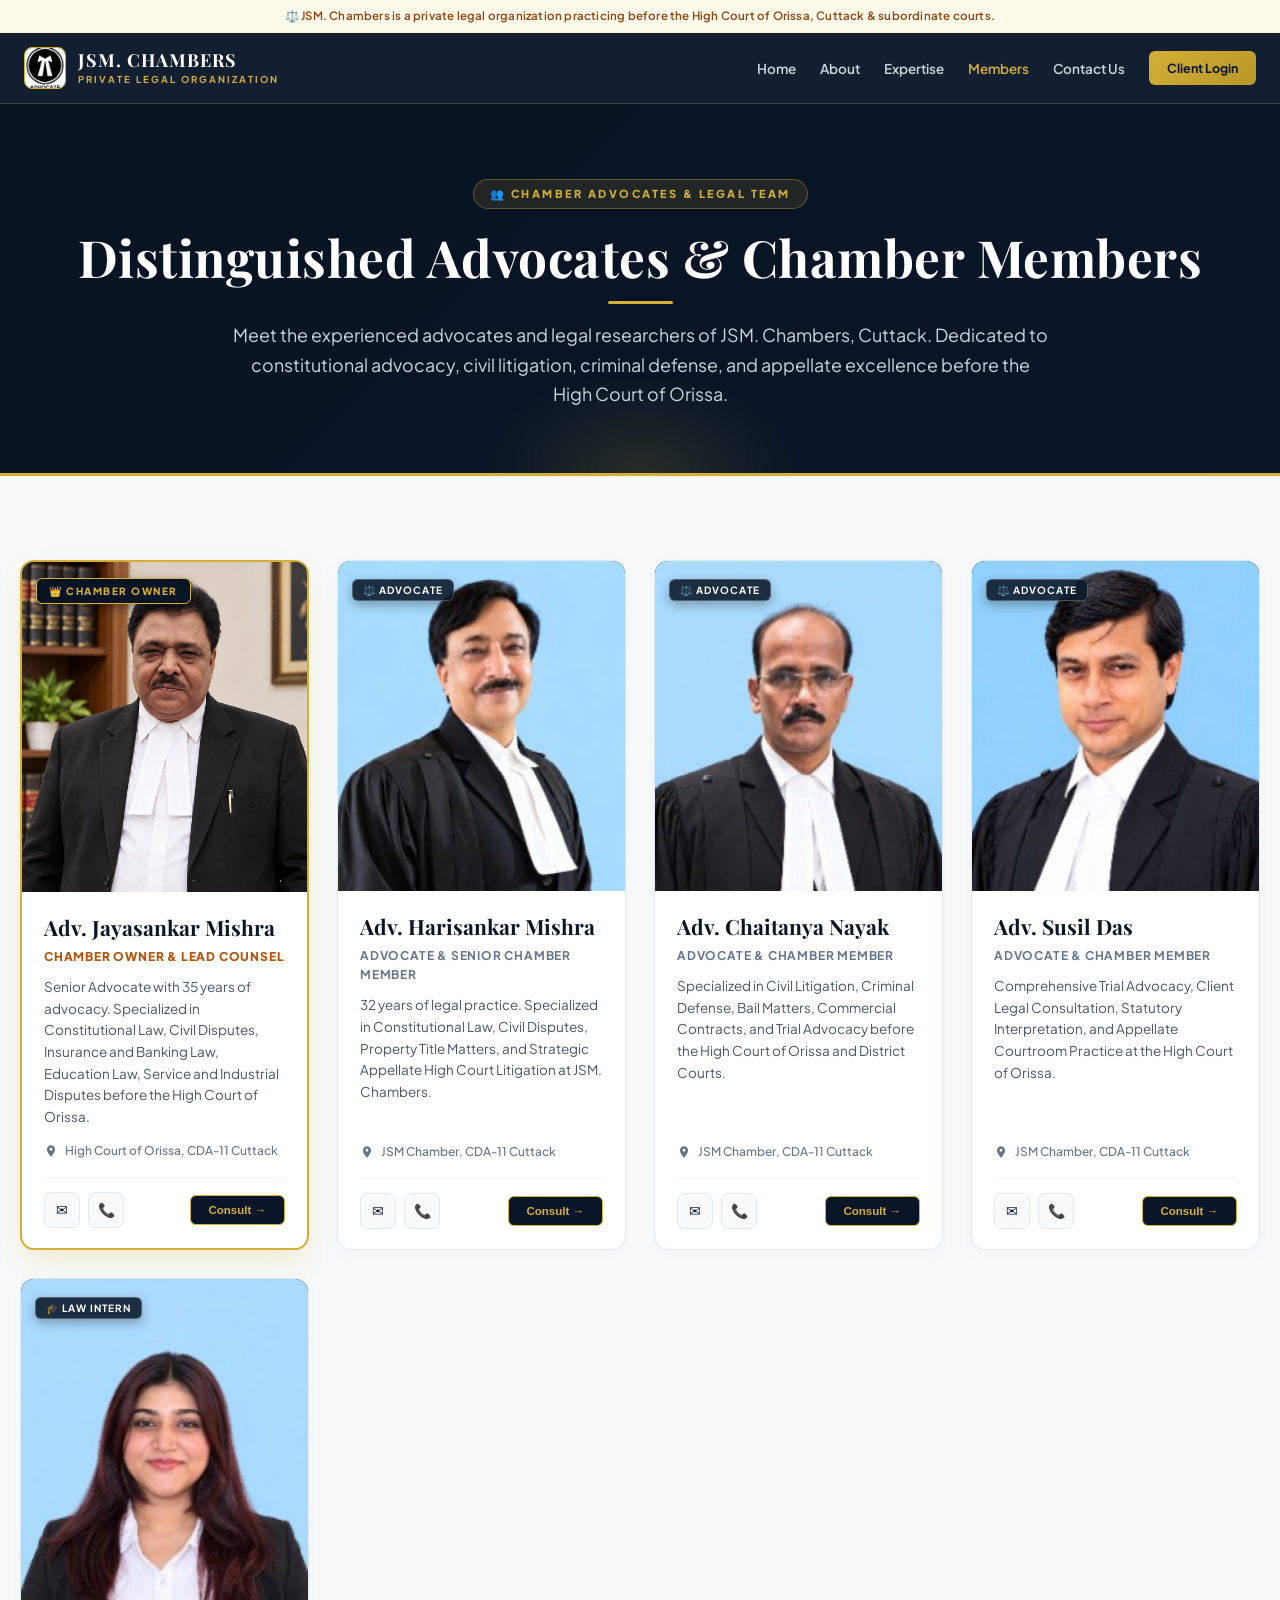
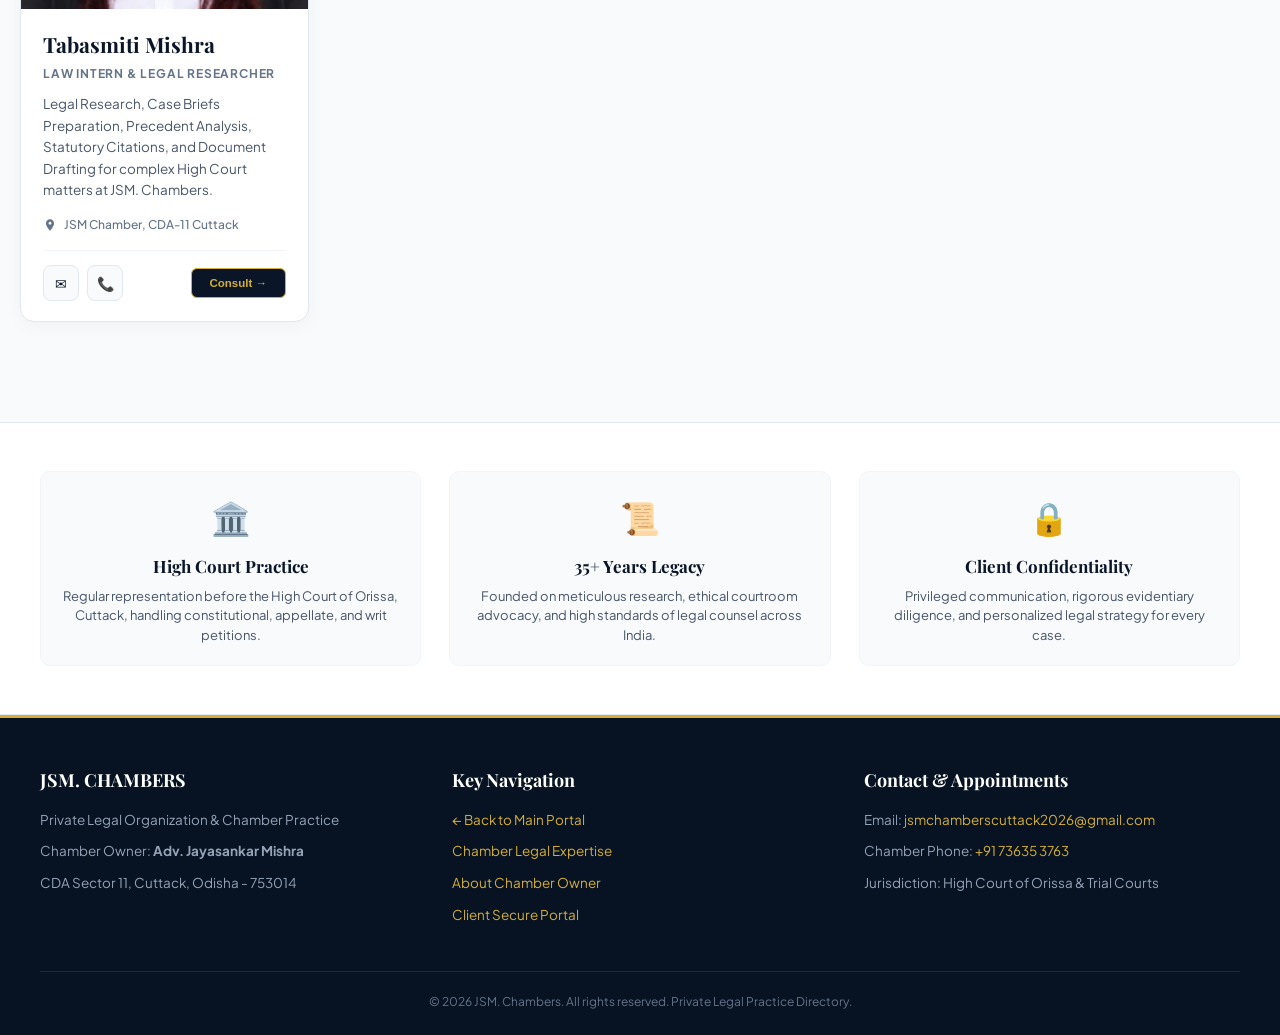
<file: members.html>
<!DOCTYPE html>
<html lang="en">
<head>
    <meta charset="UTF-8">
    <meta name="viewport" content="width=device-width, initial-scale=1.0">
    <title>Distinguished Advocates &amp; Chamber Members | JSM. Chambers Cuttack | High Court of Orissa</title>
    <meta name="description" content="Meet the distinguished advocates and chamber members of JSM. Chambers (Cuttack, Odisha): Adv. Jayasankar Mishra (Chamber Owner), Adv. Harisankar Mishra, Adv. Chaitanya Nayak, Adv. Susil Das, and Tabasmiti Mishra. High Court litigation, constitutional law, civil, criminal, and appellate advocacy.">
    <meta name="keywords" content="JSM Chambers Members, JSM Chambers Advocates, Advocate Jayasankar Mishra, Advocate Harisankar Mishra, Advocate Chaitanya Nayak, Advocate Susil Das, Tabasmiti Mishra, High Court of Orissa Lawyers, Cuttack Advocates, Odisha Legal Counsel">
    <meta name="author" content="JSM. Chambers">
    <meta name="robots" content="index, follow, max-image-preview:large, max-snippet:-1, max-video-preview:-1">
    <link rel="canonical" href="https://jsm-chamber-cuttack-odisha-30.vercel.app/members.html">

    <!-- Open Graph (Facebook, WhatsApp, LinkedIn, Google Preview) -->
    <meta property="og:type" content="website">
    <meta property="og:url" content="https://jsm-chamber-cuttack-odisha-30.vercel.app/members.html">
    <meta property="og:title" content="Distinguished Advocates &amp; Chamber Members | JSM. Chambers">
    <meta property="og:description" content="Official directory of advocates and legal researchers practicing before the High Court of Orissa at JSM. Chambers, Cuttack. Led by Adv. Jayasankar Mishra with Adv. Harisankar Mishra, Adv. Chaitanya Nayak, Adv. Susil Das, and Tabasmiti Mishra.">
    <meta property="og:image" content="https://jsm-chamber-cuttack-odisha-30.vercel.app/adv-harisankar-mishra.jpg">
    <meta property="og:image:alt" content="Advocates &amp; Chamber Members of JSM. Chambers Cuttack">
    <meta property="og:image:width" content="600">
    <meta property="og:image:height" content="762">

    <!-- Twitter Card -->
    <meta name="twitter:card" content="summary_large_image">
    <meta name="twitter:title" content="Distinguished Advocates &amp; Chamber Members | JSM. Chambers">
    <meta name="twitter:description" content="Meet our advocates &amp; legal researchers practicing before the High Court of Orissa. High Court litigation, constitutional law, and legal consultation.">
    <meta name="twitter:image" content="https://jsm-chamber-cuttack-odisha-30.vercel.app/adv-harisankar-mishra.jpg">

    <!-- Google Fonts -->
    <link rel="preconnect" href="https://fonts.googleapis.com">
    <link rel="preconnect" href="https://fonts.gstatic.com" crossorigin>
    <link href="https://fonts.googleapis.com/css2?family=Playfair+Display:ital,wght@0,500;0,600;0,700;1,400&family=Plus+Jakarta+Sans:wght@300;400;500;600;700;800&display=swap" rel="stylesheet">

    <!-- Schema.org Knowledge Graph for Google Search & Member Indexing -->
    <script type="application/ld+json">
    {
      "@context": "https://schema.org",
      "@graph": [
        {
          "@type": ["LegalService", "Attorney"],
          "@id": "https://jsm-chamber-cuttack-odisha-30.vercel.app/#organization",
          "name": "JSM. Chambers",
          "alternateName": [
            "JSM Chambers",
            "JSM Chambers & Associates",
            "JSM Legal",
            "Adv. Jayasankar Mishra Office",
            "JSM Chambers Cuttack"
          ],
          "url": "https://jsm-chamber-cuttack-odisha-30.vercel.app/",
          "logo": "https://jsm-chamber-cuttack-odisha-30.vercel.app/assets/images/advocate_logo.jpg",
          "image": "https://jsm-chamber-cuttack-odisha-30.vercel.app/chamber-owner.jpg",
          "telephone": "+91-736353763",
          "email": "jsmchamberscuttack2026@gmail.com",
          "address": {
            "@type": "PostalAddress",
            "streetAddress": "CDA Sector 11",
            "addressLocality": "Cuttack",
            "addressRegion": "Odisha",
            "addressCountry": "IN"
          },
          "founder": {
            "@id": "https://jsm-chamber-cuttack-odisha-30.vercel.app/#owner"
          },
          "member": [
            { "@id": "https://jsm-chamber-cuttack-odisha-30.vercel.app/#owner" },
            { "@id": "https://jsm-chamber-cuttack-odisha-30.vercel.app/#member-6ae19bc0bc46657be3375652" },
            { "@id": "https://jsm-chamber-cuttack-odisha-30.vercel.app/#member-6ae19eccbc46657be3375653" },
            { "@id": "https://jsm-chamber-cuttack-odisha-30.vercel.app/#member-6ae19f9afcb1c10b070e8782" },
            { "@id": "https://jsm-chamber-cuttack-odisha-30.vercel.app/#member-6ae1a465fcb1c10b070e8783" }
          ],
          "employee": [
            { "@id": "https://jsm-chamber-cuttack-odisha-30.vercel.app/#owner" },
            { "@id": "https://jsm-chamber-cuttack-odisha-30.vercel.app/#member-6ae19bc0bc46657be3375652" },
            { "@id": "https://jsm-chamber-cuttack-odisha-30.vercel.app/#member-6ae19eccbc46657be3375653" },
            { "@id": "https://jsm-chamber-cuttack-odisha-30.vercel.app/#member-6ae19f9afcb1c10b070e8782" },
            { "@id": "https://jsm-chamber-cuttack-odisha-30.vercel.app/#member-6ae1a465fcb1c10b070e8783" }
          ]
        },
        {
          "@type": "Person",
          "@id": "https://jsm-chamber-cuttack-odisha-30.vercel.app/#owner",
          "name": "Adv. Jayasankar Mishra",
          "jobTitle": "Chamber Owner & Lead Counsel",
          "alternateName": [
            "Adv. Jayasankar Mishra - Chamber Owner",
            "JSM Chambers Owner",
            "Owner of JSM Chambers",
            "JSM Chamber Founder",
            "Jayasankar Mishra Advocate"
          ],
          "description": "Senior Advocate and Chamber Owner with 35 years of advocacy before the High Court of Orissa. Specialized in Constitutional Law, Civil Disputes, Insurance and Banking Law, Education Law, Service and Industrial Law.",
          "image": {
            "@type": "ImageObject",
            "@id": "https://jsm-chamber-cuttack-odisha-30.vercel.app/chamber-owner.jpg#image",
            "url": "https://jsm-chamber-cuttack-odisha-30.vercel.app/chamber-owner.jpg",
            "contentUrl": "https://jsm-chamber-cuttack-odisha-30.vercel.app/chamber-owner.jpg",
            "caption": "Adv. Jayasankar Mishra - Chamber Owner & Lead Counsel | JSM. Chambers",
            "width": 1024,
            "height": 1536
          },
          "telephone": "+91-736353763",
          "email": "jsmchamberscuttack2026@gmail.com",
          "url": "https://jsm-chamber-cuttack-odisha-30.vercel.app/members.html#owner",
          "mainEntityOfPage": "https://jsm-chamber-cuttack-odisha-30.vercel.app/members.html",
          "worksFor": { "@id": "https://jsm-chamber-cuttack-odisha-30.vercel.app/#organization" },
          "memberOf": { "@id": "https://jsm-chamber-cuttack-odisha-30.vercel.app/#organization" }
        },
        {
          "@type": "Person",
          "@id": "https://jsm-chamber-cuttack-odisha-30.vercel.app/#member-6ae19bc0bc46657be3375652",
          "name": "Adv. Harisankar Mishra",
          "jobTitle": "Advocate & Senior Chamber Member",
          "alternateName": [
            "Harisankar Mishra Advocate",
            "Adv. Harisankar Mishra JSM Chambers",
            "Harisankar Mishra High Court Cuttack"
          ],
          "description": "Advocate with 32 years of legal practice; specialized in Constitutional Law, Civil Disputes, and Appellate High Court Litigation at JSM. Chambers.",
          "image": {
            "@type": "ImageObject",
            "@id": "https://jsm-chamber-cuttack-odisha-30.vercel.app/adv-harisankar-mishra.jpg#image",
            "url": "https://jsm-chamber-cuttack-odisha-30.vercel.app/adv-harisankar-mishra.jpg",
            "contentUrl": "https://jsm-chamber-cuttack-odisha-30.vercel.app/adv-harisankar-mishra.jpg",
            "caption": "Adv. Harisankar Mishra - Advocate & Senior Chamber Member | JSM. Chambers",
            "width": 600,
            "height": 762
          },
          "email": "mishraharisankar@gmail.com",
          "telephone": "+91-736353763",
          "url": "https://jsm-chamber-cuttack-odisha-30.vercel.app/members.html#member-6ae19bc0bc46657be3375652",
          "mainEntityOfPage": "https://jsm-chamber-cuttack-odisha-30.vercel.app/members.html",
          "worksFor": { "@id": "https://jsm-chamber-cuttack-odisha-30.vercel.app/#organization" },
          "memberOf": { "@id": "https://jsm-chamber-cuttack-odisha-30.vercel.app/#organization" }
        },
        {
          "@type": "Person",
          "@id": "https://jsm-chamber-cuttack-odisha-30.vercel.app/#member-6ae19eccbc46657be3375653",
          "name": "Adv. Chaitanya Nayak",
          "jobTitle": "Advocate & Chamber Member",
          "alternateName": [
            "Chaitanya Nayak Advocate",
            "Adv. Chaitanya Nayak JSM Chambers",
            "Chaitanya Nayak High Court Cuttack"
          ],
          "description": "Advocate at JSM. Chambers specializing in Civil Litigation, Criminal Defense, and Strategic Courtroom Advocacy before the High Court of Orissa and Subordinate Courts.",
          "image": {
            "@type": "ImageObject",
            "@id": "https://jsm-chamber-cuttack-odisha-30.vercel.app/adv-chaitanya-nayak.jpg#image",
            "url": "https://jsm-chamber-cuttack-odisha-30.vercel.app/adv-chaitanya-nayak.jpg",
            "contentUrl": "https://jsm-chamber-cuttack-odisha-30.vercel.app/adv-chaitanya-nayak.jpg",
            "caption": "Adv. Chaitanya Nayak - Advocate & Chamber Member | JSM. Chambers",
            "width": 600,
            "height": 800
          },
          "email": "advchaitanyanayak@gmail.com",
          "telephone": "+91-736353763",
          "url": "https://jsm-chamber-cuttack-odisha-30.vercel.app/members.html#member-6ae19eccbc46657be3375653",
          "mainEntityOfPage": "https://jsm-chamber-cuttack-odisha-30.vercel.app/members.html",
          "worksFor": { "@id": "https://jsm-chamber-cuttack-odisha-30.vercel.app/#organization" },
          "memberOf": { "@id": "https://jsm-chamber-cuttack-odisha-30.vercel.app/#organization" }
        },
        {
          "@type": "Person",
          "@id": "https://jsm-chamber-cuttack-odisha-30.vercel.app/#member-6ae19f9afcb1c10b070e8782",
          "name": "Adv. Susil Das",
          "jobTitle": "Advocate & Chamber Member",
          "alternateName": [
            "Susil Das Advocate",
            "Adv. Susil Das JSM Chambers",
            "Susil Das High Court Cuttack"
          ],
          "description": "Advocate at JSM. Chambers, High Court of Orissa, handling trial advocacy, client legal consultation, and appellate practice.",
          "image": {
            "@type": "ImageObject",
            "@id": "https://jsm-chamber-cuttack-odisha-30.vercel.app/adv-susil-das.jpg#image",
            "url": "https://jsm-chamber-cuttack-odisha-30.vercel.app/adv-susil-das.jpg",
            "contentUrl": "https://jsm-chamber-cuttack-odisha-30.vercel.app/adv-susil-das.jpg",
            "caption": "Adv. Susil Das - Advocate & Chamber Member | JSM. Chambers",
            "width": 600,
            "height": 800
          },
          "email": "jsmchamberscuttack2026@gmail.com",
          "telephone": "+91-736353763",
          "url": "https://jsm-chamber-cuttack-odisha-30.vercel.app/members.html#member-6ae19f9afcb1c10b070e8782",
          "mainEntityOfPage": "https://jsm-chamber-cuttack-odisha-30.vercel.app/members.html",
          "worksFor": { "@id": "https://jsm-chamber-cuttack-odisha-30.vercel.app/#organization" },
          "memberOf": { "@id": "https://jsm-chamber-cuttack-odisha-30.vercel.app/#organization" }
        },
        {
          "@type": "Person",
          "@id": "https://jsm-chamber-cuttack-odisha-30.vercel.app/#member-6ae1a465fcb1c10b070e8783",
          "name": "Tabasmiti Mishra",
          "jobTitle": "Law Intern & Legal Researcher",
          "alternateName": [
            "Tabasmiti Mishra JSM Chambers",
            "Tabasmiti Mishra Legal Researcher"
          ],
          "description": "Law Intern and Legal Researcher at JSM. Chambers, assisting in case preparation, legal precedent analysis, and statutory research.",
          "image": {
            "@type": "ImageObject",
            "@id": "https://jsm-chamber-cuttack-odisha-30.vercel.app/tabasmiti-mishra.jpg#image",
            "url": "https://jsm-chamber-cuttack-odisha-30.vercel.app/tabasmiti-mishra.jpg",
            "contentUrl": "https://jsm-chamber-cuttack-odisha-30.vercel.app/tabasmiti-mishra.jpg",
            "caption": "Tabasmiti Mishra - Law Intern & Legal Researcher | JSM. Chambers",
            "width": 600,
            "height": 800
          },
          "email": "mishratabasmiti@gmail.com",
          "telephone": "+91-736353763",
          "url": "https://jsm-chamber-cuttack-odisha-30.vercel.app/members.html#member-6ae1a465fcb1c10b070e8783",
          "mainEntityOfPage": "https://jsm-chamber-cuttack-odisha-30.vercel.app/members.html",
          "worksFor": { "@id": "https://jsm-chamber-cuttack-odisha-30.vercel.app/#organization" },
          "memberOf": { "@id": "https://jsm-chamber-cuttack-odisha-30.vercel.app/#organization" }
        }
      ]
    }
    </script>

    <style>
        :root {
            --navy: #0A1628;
            --navy-dark: #071322;
            --gold: #D4AF37;
            --gold-light: #F3E5AB;
            --gold-hover: #b89728;
            --gold-soft: rgba(212, 175, 55, 0.12);
            --gold-border: rgba(212, 175, 55, 0.35);
            --slate: #475569;
            --slate-light: #64748B;
            --bg-light: #f8fafc;
            --card-border: #e2e8f0;
            --white: #ffffff;
            --font-heading: 'Playfair Display', Georgia, serif;
            --font-body: 'Plus Jakarta Sans', sans-serif;
        }

        * {
            margin: 0;
            padding: 0;
            box-sizing: border-box;
        }

        body {
            font-family: var(--font-body);
            background-color: var(--bg-light);
            color: #1e293b;
            line-height: 1.6;
            overflow-x: hidden;
            -webkit-font-smoothing: antialiased;
        }

        /* Top Disclaimer Strip */
        .disclaimer-strip {
            background: #fffbeb;
            border-bottom: 1px solid #fef3c7;
            color: #92400e;
            font-size: 11.5px;
            font-weight: 600;
            text-align: center;
            padding: 7px 16px;
            letter-spacing: 0.2px;
        }

        /* Navbar */
        .navbar {
            position: sticky;
            top: 0;
            z-index: 1000;
            background: rgba(10, 22, 40, 0.96);
            backdrop-filter: blur(12px);
            border-bottom: 1px solid rgba(212, 175, 55, 0.25);
            padding: 14px 24px;
        }

        .nav-inner {
            max-width: 1280px;
            margin: 0 auto;
            display: flex;
            align-items: center;
            justify-content: space-between;
        }

        .brand-link {
            display: flex;
            align-items: center;
            gap: 12px;
            text-decoration: none;
        }

        .brand-logo-img {
            width: 42px;
            height: 42px;
            border-radius: 8px;
            border: 1px solid var(--gold);
            object-fit: cover;
        }

        .brand-text-title {
            font-family: var(--font-heading);
            font-size: 18px;
            font-weight: 700;
            color: var(--white);
            letter-spacing: 1px;
            line-height: 1.2;
        }

        .brand-text-sub {
            font-size: 9.5px;
            font-weight: 700;
            color: var(--gold);
            letter-spacing: 2px;
            text-transform: uppercase;
        }

        .nav-menu {
            display: flex;
            align-items: center;
            gap: 24px;
        }

        .nav-item {
            color: #cbd5e1;
            text-decoration: none;
            font-size: 13.5px;
            font-weight: 600;
            transition: color 0.2s ease;
        }

        .nav-item:hover, .nav-item.active {
            color: var(--gold);
        }

        .nav-btn-client {
            background: linear-gradient(135deg, #D4AF37 0%, #b89728 100%);
            color: var(--navy);
            padding: 7px 18px;
            border-radius: 6px;
            font-size: 12.5px;
            font-weight: 700;
            text-decoration: none;
            transition: transform 0.2s, box-shadow 0.2s;
        }

        .nav-btn-client:hover {
            transform: translateY(-1px);
            box-shadow: 0 4px 14px rgba(212, 175, 55, 0.4);
        }

        /* Mobile Hamburger */
        .mobile-toggle {
            display: none;
            background: transparent;
            border: none;
            cursor: pointer;
            padding: 8px;
        }

        .mobile-bar {
            display: block;
            width: 22px;
            height: 2px;
            background: var(--gold);
            margin: 5px 0;
            transition: 0.3s;
        }

        /* Hero Banner */
        .hero-banner {
            background: linear-gradient(135deg, var(--navy-dark) 0%, var(--navy) 100%);
            border-bottom: 3px solid var(--gold);
            color: var(--white);
            padding: clamp(48px, 6vw, 75px) 20px clamp(40px, 5vw, 65px) 20px;
            text-align: center;
            position: relative;
            overflow: hidden;
        }

        .hero-banner::after {
            content: '';
            position: absolute;
            bottom: 0;
            left: 50%;
            transform: translateX(-50%);
            width: 320px;
            height: 100px;
            background: radial-gradient(ellipse at bottom, rgba(212, 175, 55, 0.15), transparent 70%);
            pointer-events: none;
        }

        .hero-badge {
            display: inline-flex;
            align-items: center;
            gap: 8px;
            font-size: 11px;
            font-weight: 800;
            letter-spacing: 2.5px;
            color: var(--gold);
            text-transform: uppercase;
            background: var(--gold-soft);
            border: 1px solid var(--gold-border);
            padding: 5px 16px;
            border-radius: 9999px;
            margin-bottom: 16px;
        }

        .hero-title {
            font-family: var(--font-heading);
            font-size: clamp(2rem, 4vw, 3.2rem);
            font-weight: 700;
            color: var(--white);
            margin: 0 0 12px 0;
            line-height: 1.25;
            letter-spacing: 0.5px;
        }

        .hero-divider {
            width: 65px;
            height: 3px;
            background: var(--gold);
            margin: 0 auto 16px auto;
            border-radius: 2px;
        }

        .hero-description {
            font-size: clamp(0.95rem, 1.4vw, 1.15rem);
            color: #cbd5e1;
            max-width: 820px;
            margin: 0 auto;
            line-height: 1.65;
        }

        /* Container & Grid */
        .container {
            max-width: 1280px;
            width: 100%;
            margin: 0 auto;
            padding: clamp(32px, 5vw, 60px) 20px;
            box-sizing: border-box;
        }

        .members-grid {
            display: grid;
            grid-template-columns: repeat(auto-fill, minmax(285px, 1fr));
            gap: 28px;
            margin-top: 24px;
        }

        /* Advocate Card */
        .advocate-card {
            background: var(--white);
            border: 1px solid var(--card-border);
            border-radius: 14px;
            overflow: hidden;
            display: flex;
            flex-direction: column;
            transition: all 0.35s cubic-bezier(0.16, 1, 0.3, 1);
            box-shadow: 0 4px 18px rgba(0, 0, 0, 0.04);
            position: relative;
        }

        .advocate-card:hover {
            transform: translateY(-8px);
            border-color: var(--gold);
            box-shadow: 0 20px 40px rgba(5, 20, 38, 0.12);
        }

        .advocate-card.is-owner-card {
            border: 2px solid var(--gold);
            box-shadow: 0 12px 30px rgba(212, 175, 55, 0.2);
        }

        .card-img-wrapper {
            position: relative;
            width: 100%;
            height: 330px;
            background: #071322;
            overflow: hidden;
        }

        .card-img {
            width: 100%;
            height: 100%;
            object-fit: cover;
            object-position: top center;
            display: block;
            transition: transform 0.4s ease;
        }

        .advocate-card:hover .card-img {
            transform: scale(1.03);
        }

        .card-badge-pill {
            position: absolute;
            top: 14px;
            left: 14px;
            z-index: 2;
        }

        .badge-owner {
            background: linear-gradient(135deg, #071322 0%, #0A1628 100%);
            color: var(--gold);
            border: 1px solid var(--gold);
            padding: 4px 12px;
            border-radius: 6px;
            font-size: 10px;
            font-weight: 800;
            letter-spacing: 1.5px;
            text-transform: uppercase;
            box-shadow: 0 4px 12px rgba(0,0,0,0.4);
            display: inline-flex;
            align-items: center;
            gap: 5px;
        }

        .badge-member {
            background: rgba(10, 22, 40, 0.88);
            color: #ffffff;
            border: 1px solid rgba(255, 255, 255, 0.25);
            padding: 4px 10px;
            border-radius: 6px;
            font-size: 10px;
            font-weight: 700;
            letter-spacing: 1px;
            text-transform: uppercase;
            box-shadow: 0 4px 12px rgba(0,0,0,0.3);
            backdrop-filter: blur(4px);
        }

        .card-body {
            padding: 22px 22px 20px 22px;
            display: flex;
            flex-direction: column;
            flex: 1;
        }

        .card-name {
            font-family: var(--font-heading);
            font-size: 21px;
            font-weight: 700;
            color: var(--navy);
            margin: 0 0 6px 0;
            line-height: 1.3;
        }

        .card-role {
            font-size: 12px;
            font-weight: 700;
            text-transform: uppercase;
            letter-spacing: 0.8px;
            color: var(--slate-light);
            margin-bottom: 10px;
        }

        .card-role.owner-role {
            color: #b45309;
            font-weight: 800;
        }

        .card-specialty {
            color: var(--slate);
            font-size: 13.5px;
            line-height: 1.6;
            margin: 0 0 14px 0;
            flex: 1;
        }

        .card-location {
            display: flex;
            align-items: center;
            gap: 7px;
            font-size: 12px;
            color: var(--slate-light);
            margin-bottom: 16px;
            font-weight: 500;
        }

        .card-actions {
            margin-top: auto;
            padding-top: 14px;
            border-top: 1px solid #f1f5f9;
            display: flex;
            align-items: center;
            justify-content: space-between;
            gap: 10px;
        }

        .contact-group {
            display: flex;
            gap: 8px;
        }

        .contact-icon-btn {
            display: inline-flex;
            align-items: center;
            justify-content: center;
            width: 36px;
            height: 36px;
            border-radius: 8px;
            background: #f8fafc;
            border: 1px solid #e2e8f0;
            color: var(--navy);
            text-decoration: none;
            font-size: 14px;
            transition: all 0.2s ease;
        }

        .contact-icon-btn:hover {
            background: var(--navy);
            color: var(--gold);
            border-color: var(--gold);
            transform: translateY(-2px);
        }

        .btn-consult {
            background: var(--navy);
            border: 1px solid var(--gold);
            color: var(--gold);
            padding: 8px 18px;
            border-radius: 6px;
            font-size: 11.5px;
            font-weight: 700;
            cursor: pointer;
            transition: all 0.2s ease;
            text-decoration: none;
            display: inline-flex;
            align-items: center;
            gap: 6px;
        }

        .btn-consult:hover {
            background: var(--gold);
            color: var(--navy);
            box-shadow: 0 4px 14px rgba(212, 175, 55, 0.35);
        }

        /* SEO Trust Section */
        .trust-section {
            background: #ffffff;
            border-top: 1px solid #e2e8f0;
            border-bottom: 1px solid #e2e8f0;
            padding: 48px 20px;
            margin-top: 40px;
        }

        .trust-inner {
            max-width: 1200px;
            margin: 0 auto;
            display: grid;
            grid-template-columns: repeat(auto-fit, minmax(250px, 1fr));
            gap: 28px;
            text-align: center;
        }

        .trust-box {
            padding: 20px;
            border-radius: 10px;
            background: #f8fafc;
            border: 1px solid #f1f5f9;
        }

        .trust-icon {
            font-size: 32px;
            margin-bottom: 10px;
        }

        .trust-title {
            font-family: var(--font-heading);
            font-size: 17px;
            font-weight: 700;
            color: var(--navy);
            margin-bottom: 6px;
        }

        .trust-desc {
            font-size: 13px;
            color: var(--slate);
            line-height: 1.5;
        }

        /* Footer */
        .footer {
            background: var(--navy-dark);
            color: #94a3b8;
            padding: 48px 20px 24px 20px;
            font-size: 13.5px;
            border-top: 3px solid var(--gold);
        }

        .footer-inner {
            max-width: 1200px;
            margin: 0 auto;
            display: grid;
            grid-template-columns: repeat(auto-fit, minmax(260px, 1fr));
            gap: 36px;
            margin-bottom: 36px;
        }

        .footer-col h3 {
            font-family: var(--font-heading);
            color: var(--white);
            font-size: 18px;
            margin-bottom: 14px;
        }

        .footer-col p {
            line-height: 1.6;
            margin-bottom: 10px;
        }

        .footer-col a {
            color: var(--gold);
            text-decoration: none;
        }

        .footer-bottom {
            max-width: 1200px;
            margin: 0 auto;
            padding-top: 20px;
            border-top: 1px solid rgba(255, 255, 255, 0.1);
            text-align: center;
            font-size: 12px;
            color: #64748b;
        }

        /* Modal */
        .modal {
            display: none;
            position: fixed;
            inset: 0;
            background: rgba(7, 19, 34, 0.85);
            backdrop-filter: blur(6px);
            z-index: 9999;
            align-items: center;
            justify-content: center;
            padding: 20px;
        }

        .modal.active {
            display: flex;
        }

        .modal-card {
            background: #ffffff;
            border-radius: 14px;
            border: 2px solid var(--gold);
            box-shadow: 0 25px 60px rgba(0, 0, 0, 0.4);
            max-width: 520px;
            width: 100%;
            overflow: hidden;
            animation: modalFadeIn 0.25s ease-out;
        }

        @keyframes modalFadeIn {
            from { opacity: 0; transform: scale(0.95); }
            to { opacity: 1; transform: scale(1); }
        }

        .modal-header {
            background: var(--navy);
            color: var(--white);
            padding: 20px 24px;
            display: flex;
            align-items: center;
            justify-content: space-between;
            border-bottom: 1px solid var(--gold);
        }

        .modal-header h3 {
            font-family: var(--font-heading);
            font-size: 19px;
            color: var(--white);
            margin: 0;
        }

        .modal-close-btn {
            background: transparent;
            border: none;
            color: var(--gold);
            font-size: 24px;
            cursor: pointer;
            line-height: 1;
        }

        .modal-body {
            padding: 24px;
        }

        .form-group {
            margin-bottom: 16px;
        }

        .form-group label {
            display: block;
            font-size: 12px;
            font-weight: 700;
            color: var(--navy);
            text-transform: uppercase;
            letter-spacing: 0.5px;
            margin-bottom: 6px;
        }

        .form-group input, .form-group select, .form-group textarea {
            width: 100%;
            padding: 10px 14px;
            border: 1px solid #cbd5e1;
            border-radius: 8px;
            font-family: var(--font-body);
            font-size: 13.5px;
            box-sizing: border-box;
            outline: none;
            transition: border-color 0.2s;
        }

        .form-group input:focus, .form-group select:focus, .form-group textarea:focus {
            border-color: var(--gold);
            box-shadow: 0 0 0 3px rgba(212, 175, 55, 0.15);
        }

        .modal-submit-btn {
            width: 100%;
            background: var(--navy);
            color: var(--gold);
            border: 1px solid var(--gold);
            padding: 12px 20px;
            border-radius: 8px;
            font-size: 14px;
            font-weight: 700;
            cursor: pointer;
            transition: all 0.2s;
        }

        .modal-submit-btn:hover {
            background: var(--gold);
            color: var(--navy);
        }

        @media (max-width: 768px) {
            .nav-menu {
                display: none;
                position: absolute;
                top: 100%;
                left: 0;
                right: 0;
                background: var(--navy);
                flex-direction: column;
                padding: 20px;
                border-bottom: 1px solid var(--gold);
                gap: 16px;
            }

            .nav-menu.mobile-open {
                display: flex;
            }

            .mobile-toggle {
                display: block;
            }

            .members-grid {
                grid-template-columns: 1fr;
            }
        }
    </style>
</head>
<body>

    <!-- Disclaimer Bar -->
    <div class="disclaimer-strip">
        ⚖️ JSM. Chambers is a private legal organization practicing before the High Court of Orissa, Cuttack &amp; subordinate courts.
    </div>

    <!-- Navigation Bar -->
    <header class="navbar">
        <div class="nav-inner">
            <a href="index.html" class="brand-link" title="JSM. Chambers Home">
                <img src="assets/images/advocate_logo.jpg" alt="JSM Chambers Emblem" class="brand-logo-img" width="42" height="42">
                <div>
                    <div class="brand-text-title">JSM. CHAMBERS</div>
                    <div class="brand-text-sub">Private Legal Organization</div>
                </div>
            </a>

            <button class="mobile-toggle" id="mobileMenuBtn" aria-label="Toggle menu" onclick="toggleMobileNav()">
                <span class="mobile-bar"></span>
                <span class="mobile-bar"></span>
                <span class="mobile-bar"></span>
            </button>

            <nav class="nav-menu" id="navMenu">
                <a href="index.html#home" class="nav-item">Home</a>
                <a href="index.html#about" class="nav-item">About</a>
                <a href="index.html#expertise" class="nav-item">Expertise</a>
                <a href="members.html" class="nav-item active">Members</a>
                <a href="index.html#contact" class="nav-item">Contact Us</a>
                <a href="client-login.html" class="nav-btn-client">Client Login</a>
            </nav>
        </div>
    </header>

    <!-- Hero Section -->
    <section class="hero-banner">
        <div class="hero-badge">
            👥 CHAMBER ADVOCATES &amp; LEGAL TEAM
        </div>
        <h1 class="hero-title">
            Distinguished Advocates &amp; Chamber Members
        </h1>
        <div class="hero-divider"></div>
        <p class="hero-description">
            Meet the experienced advocates and legal researchers of JSM. Chambers, Cuttack. Dedicated to constitutional advocacy, civil litigation, criminal defense, and appellate excellence before the High Court of Orissa.
        </p>
    </section>

    <!-- Main Members Section -->
    <main class="container">
        <div class="members-grid" id="chamber-members-list">

            <!-- 1. Adv. Jayasankar Mishra (Chamber Owner & Lead Counsel) -->
            <article class="advocate-card is-owner-card" id="owner" itemscope itemtype="https://schema.org/Person">
                <div class="card-img-wrapper">
                    <div class="card-badge-pill">
                        <span class="badge-owner">👑 CHAMBER OWNER</span>
                    </div>
                    <img itemprop="image"
                         src="chamber-owner.jpg"
                         srcset="chamber-owner.jpg 1024w, adv-jayasankar-mishra.jpg 1024w, assets/images/members/6ae1972a7a60ae7ff4891612.jpg 1024w"
                         alt="Adv. Jayasankar Mishra - Chamber Owner &amp; Lead Counsel | JSM. Chambers"
                         class="card-img"
                         loading="eager"
                         fetchpriority="high"
                         decoding="async"
                         width="600"
                         height="800"
                         onerror="this.onerror=null; this.src='assets/images/advocate_logo.jpg';">
                </div>
                <div class="card-body">
                    <h2 class="card-name" itemprop="name">Adv. Jayasankar Mishra</h2>
                    <div class="card-role owner-role" itemprop="jobTitle">Chamber Owner &amp; Lead Counsel</div>
                    <p class="card-specialty" itemprop="description">
                        Senior Advocate with 35 years of advocacy. Specialized in Constitutional Law, Civil Disputes, Insurance and Banking Law, Education Law, Service and Industrial Disputes before the High Court of Orissa.
                    </p>
                    <div class="card-location">
                        <svg style="width: 14px; height: 14px; fill: #64748b; flex-shrink: 0;" viewBox="0 0 24 24"><path d="M12 2C8.13 2 5 5.13 5 9c0 5.25 7 13 7 13s7-7.75 7-13c0-3.87-3.13-7-7-7zm0 9.5c-1.38 0-2.5-1.12-2.5-2.5s1.12-2.5 2.5-2.5 2.5 1.12 2.5 2.5-1.12 2.5-2.5 2.5z"/></svg>
                        <span>High Court of Orissa, CDA-11 Cuttack</span>
                    </div>
                    <div class="card-actions">
                        <div class="contact-group">
                            <a href="mailto:jsmchamberscuttack2026@gmail.com" class="contact-icon-btn" title="Email Adv. Jayasankar Mishra" itemprop="email">✉</a>
                            <a href="tel:+91736353763" class="contact-icon-btn" title="Call Chamber Owner" itemprop="telephone">📞</a>
                        </div>
                        <button onclick="openAppointmentModal('Adv. Jayasankar Mishra (Chamber Owner)')" class="btn-consult">
                            Consult →
                        </button>
                    </div>
                </div>
            </article>

            <!-- 2. Adv. Harisankar Mishra (Advocate & Senior Chamber Member) -->
            <article class="advocate-card" id="member-6ae19bc0bc46657be3375652" itemscope itemtype="https://schema.org/Person">
                <div class="card-img-wrapper">
                    <div class="card-badge-pill">
                        <span class="badge-member">⚖️ ADVOCATE</span>
                    </div>
                    <img itemprop="image"
                         src="adv-harisankar-mishra.jpg"
                         srcset="adv-harisankar-mishra.jpg 600w, assets/images/members/6ae19bc0bc46657be3375652.jpg 600w"
                         alt="Adv. Harisankar Mishra - Advocate &amp; Senior Chamber Member | JSM. Chambers"
                         class="card-img"
                         loading="eager"
                         fetchpriority="high"
                         decoding="async"
                         width="600"
                         height="762"
                         onerror="this.onerror=null; this.src='assets/images/members/6ae19bc0bc46657be3375652.jpg';">
                </div>
                <div class="card-body">
                    <h2 class="card-name" itemprop="name">Adv. Harisankar Mishra</h2>
                    <div class="card-role" itemprop="jobTitle">Advocate &amp; Senior Chamber Member</div>
                    <p class="card-specialty" itemprop="description">
                        32 years of legal practice. Specialized in Constitutional Law, Civil Disputes, Property Title Matters, and Strategic Appellate High Court Litigation at JSM. Chambers.
                    </p>
                    <div class="card-location">
                        <svg style="width: 14px; height: 14px; fill: #64748b; flex-shrink: 0;" viewBox="0 0 24 24"><path d="M12 2C8.13 2 5 5.13 5 9c0 5.25 7 13 7 13s7-7.75 7-13c0-3.87-3.13-7-7-7zm0 9.5c-1.38 0-2.5-1.12-2.5-2.5s1.12-2.5 2.5-2.5 2.5 1.12 2.5 2.5-1.12 2.5-2.5 2.5z"/></svg>
                        <span>JSM Chamber, CDA-11 Cuttack</span>
                    </div>
                    <div class="card-actions">
                        <div class="contact-group">
                            <a href="mailto:mishraharisankar@gmail.com" class="contact-icon-btn" title="Email Adv. Harisankar Mishra" itemprop="email">✉</a>
                            <a href="tel:+91736353763" class="contact-icon-btn" title="Call Chamber" itemprop="telephone">📞</a>
                        </div>
                        <button onclick="openAppointmentModal('Adv. Harisankar Mishra')" class="btn-consult">
                            Consult →
                        </button>
                    </div>
                </div>
            </article>

            <!-- 3. Adv. Chaitanya Nayak (Advocate & Chamber Member) -->
            <article class="advocate-card" id="member-6ae19eccbc46657be3375653" itemscope itemtype="https://schema.org/Person">
                <div class="card-img-wrapper">
                    <div class="card-badge-pill">
                        <span class="badge-member">⚖️ ADVOCATE</span>
                    </div>
                    <img itemprop="image"
                         src="adv-chaitanya-nayak.jpg"
                         srcset="adv-chaitanya-nayak.jpg 600w, assets/images/members/6ae19eccbc46657be3375653.jpg 600w"
                         alt="Adv. Chaitanya Nayak - Advocate &amp; Chamber Member | JSM. Chambers"
                         class="card-img"
                         loading="eager"
                         fetchpriority="high"
                         decoding="async"
                         width="600"
                         height="800"
                         onerror="this.onerror=null; this.src='assets/images/members/6ae19eccbc46657be3375653.jpg';">
                </div>
                <div class="card-body">
                    <h2 class="card-name" itemprop="name">Adv. Chaitanya Nayak</h2>
                    <div class="card-role" itemprop="jobTitle">Advocate &amp; Chamber Member</div>
                    <p class="card-specialty" itemprop="description">
                        Specialized in Civil Litigation, Criminal Defense, Bail Matters, Commercial Contracts, and Trial Advocacy before the High Court of Orissa and District Courts.
                    </p>
                    <div class="card-location">
                        <svg style="width: 14px; height: 14px; fill: #64748b; flex-shrink: 0;" viewBox="0 0 24 24"><path d="M12 2C8.13 2 5 5.13 5 9c0 5.25 7 13 7 13s7-7.75 7-13c0-3.87-3.13-7-7-7zm0 9.5c-1.38 0-2.5-1.12-2.5-2.5s1.12-2.5 2.5-2.5 2.5 1.12 2.5 2.5-1.12 2.5-2.5 2.5z"/></svg>
                        <span>JSM Chamber, CDA-11 Cuttack</span>
                    </div>
                    <div class="card-actions">
                        <div class="contact-group">
                            <a href="mailto:advchaitanyanayak@gmail.com" class="contact-icon-btn" title="Email Adv. Chaitanya Nayak" itemprop="email">✉</a>
                            <a href="tel:+91736353763" class="contact-icon-btn" title="Call Chamber" itemprop="telephone">📞</a>
                        </div>
                        <button onclick="openAppointmentModal('Adv. Chaitanya Nayak')" class="btn-consult">
                            Consult →
                        </button>
                    </div>
                </div>
            </article>

            <!-- 4. Adv. Susil Das (Advocate & Chamber Member) -->
            <article class="advocate-card" id="member-6ae19f9afcb1c10b070e8782" itemscope itemtype="https://schema.org/Person">
                <div class="card-img-wrapper">
                    <div class="card-badge-pill">
                        <span class="badge-member">⚖️ ADVOCATE</span>
                    </div>
                    <img itemprop="image"
                         src="adv-susil-das.jpg"
                         srcset="adv-susil-das.jpg 600w, assets/images/members/6ae19f9afcb1c10b070e8782.jpg 600w"
                         alt="Adv. Susil Das - Advocate &amp; Chamber Member | JSM. Chambers"
                         class="card-img"
                         loading="eager"
                         fetchpriority="high"
                         decoding="async"
                         width="600"
                         height="800"
                         onerror="this.onerror=null; this.src='assets/images/members/6ae19f9afcb1c10b070e8782.jpg';">
                </div>
                <div class="card-body">
                    <h2 class="card-name" itemprop="name">Adv. Susil Das</h2>
                    <div class="card-role" itemprop="jobTitle">Advocate &amp; Chamber Member</div>
                    <p class="card-specialty" itemprop="description">
                        Comprehensive Trial Advocacy, Client Legal Consultation, Statutory Interpretation, and Appellate Courtroom Practice at the High Court of Orissa.
                    </p>
                    <div class="card-location">
                        <svg style="width: 14px; height: 14px; fill: #64748b; flex-shrink: 0;" viewBox="0 0 24 24"><path d="M12 2C8.13 2 5 5.13 5 9c0 5.25 7 13 7 13s7-7.75 7-13c0-3.87-3.13-7-7-7zm0 9.5c-1.38 0-2.5-1.12-2.5-2.5s1.12-2.5 2.5-2.5 2.5 1.12 2.5 2.5-1.12 2.5-2.5 2.5z"/></svg>
                        <span>JSM Chamber, CDA-11 Cuttack</span>
                    </div>
                    <div class="card-actions">
                        <div class="contact-group">
                            <a href="mailto:jsmchamberscuttack2026@gmail.com" class="contact-icon-btn" title="Email Adv. Susil Das" itemprop="email">✉</a>
                            <a href="tel:+91736353763" class="contact-icon-btn" title="Call Chamber" itemprop="telephone">📞</a>
                        </div>
                        <button onclick="openAppointmentModal('Adv. Susil Das')" class="btn-consult">
                            Consult →
                        </button>
                    </div>
                </div>
            </article>

            <!-- 5. Tabasmiti Mishra (Law Intern & Legal Researcher) -->
            <article class="advocate-card" id="member-6ae1a465fcb1c10b070e8783" itemscope itemtype="https://schema.org/Person">
                <div class="card-img-wrapper">
                    <div class="card-badge-pill">
                        <span class="badge-member">🎓 LAW INTERN</span>
                    </div>
                    <img itemprop="image"
                         src="tabasmiti-mishra.jpg"
                         srcset="tabasmiti-mishra.jpg 600w, assets/images/members/6ae1a465fcb1c10b070e8783.jpg 600w"
                         alt="Tabasmiti Mishra - Law Intern &amp; Legal Researcher | JSM. Chambers"
                         class="card-img"
                         loading="eager"
                         fetchpriority="high"
                         decoding="async"
                         width="600"
                         height="800"
                         onerror="this.onerror=null; this.src='assets/images/members/6ae1a465fcb1c10b070e8783.jpg';">
                </div>
                <div class="card-body">
                    <h2 class="card-name" itemprop="name">Tabasmiti Mishra</h2>
                    <div class="card-role" itemprop="jobTitle">Law Intern &amp; Legal Researcher</div>
                    <p class="card-specialty" itemprop="description">
                        Legal Research, Case Briefs Preparation, Precedent Analysis, Statutory Citations, and Document Drafting for complex High Court matters at JSM. Chambers.
                    </p>
                    <div class="card-location">
                        <svg style="width: 14px; height: 14px; fill: #64748b; flex-shrink: 0;" viewBox="0 0 24 24"><path d="M12 2C8.13 2 5 5.13 5 9c0 5.25 7 13 7 13s7-7.75 7-13c0-3.87-3.13-7-7-7zm0 9.5c-1.38 0-2.5-1.12-2.5-2.5s1.12-2.5 2.5-2.5 2.5 1.12 2.5 2.5-1.12 2.5-2.5 2.5z"/></svg>
                        <span>JSM Chamber, CDA-11 Cuttack</span>
                    </div>
                    <div class="card-actions">
                        <div class="contact-group">
                            <a href="mailto:mishratabasmiti@gmail.com" class="contact-icon-btn" title="Email Tabasmiti Mishra" itemprop="email">✉</a>
                            <a href="tel:+91736353763" class="contact-icon-btn" title="Call Chamber" itemprop="telephone">📞</a>
                        </div>
                        <button onclick="openAppointmentModal('Tabasmiti Mishra')" class="btn-consult">
                            Consult →
                        </button>
                    </div>
                </div>
            </article>

        </div>
    </main>

    <!-- Trust & Practice Highlights -->
    <section class="trust-section">
        <div class="trust-inner">
            <div class="trust-box">
                <div class="trust-icon">🏛️</div>
                <h3 class="trust-title">High Court Practice</h3>
                <p class="trust-desc">Regular representation before the High Court of Orissa, Cuttack, handling constitutional, appellate, and writ petitions.</p>
            </div>
            <div class="trust-box">
                <div class="trust-icon">📜</div>
                <h3 class="trust-title">35+ Years Legacy</h3>
                <p class="trust-desc">Founded on meticulous research, ethical courtroom advocacy, and high standards of legal counsel across India.</p>
            </div>
            <div class="trust-box">
                <div class="trust-icon">🔒</div>
                <h3 class="trust-title">Client Confidentiality</h3>
                <p class="trust-desc">Privileged communication, rigorous evidentiary diligence, and personalized legal strategy for every case.</p>
            </div>
        </div>
    </section>

    <!-- Footer -->
    <footer class="footer">
        <div class="footer-inner">
            <div class="footer-col">
                <h3>JSM. CHAMBERS</h3>
                <p>Private Legal Organization &amp; Chamber Practice</p>
                <p>Chamber Owner: <strong>Adv. Jayasankar Mishra</strong></p>
                <p>CDA Sector 11, Cuttack, Odisha - 753014</p>
            </div>
            <div class="footer-col">
                <h3>Key Navigation</h3>
                <p><a href="index.html">← Back to Main Portal</a></p>
                <p><a href="index.html#expertise">Chamber Legal Expertise</a></p>
                <p><a href="index.html#about">About Chamber Owner</a></p>
                <p><a href="client-login.html">Client Secure Portal</a></p>
            </div>
            <div class="footer-col">
                <h3>Contact &amp; Appointments</h3>
                <p>Email: <a href="mailto:jsmchamberscuttack2026@gmail.com">jsmchamberscuttack2026@gmail.com</a></p>
                <p>Chamber Phone: <a href="tel:+91736353763">+91 73635 3763</a></p>
                <p>Jurisdiction: High Court of Orissa &amp; Trial Courts</p>
            </div>
        </div>
        <div class="footer-bottom">
            &copy; 2026 JSM. Chambers. All rights reserved. Private Legal Practice Directory.
        </div>
    </footer>

    <!-- Appointment Modal -->
    <div class="modal" id="appointmentModal">
        <div class="modal-card">
            <div class="modal-header">
                <h3>Book Legal Consultation</h3>
                <button class="modal-close-btn" onclick="closeAppointmentModal()">&times;</button>
            </div>
            <div class="modal-body">
                <form id="appointmentForm" onsubmit="submitAppointment(event)">
                    <div class="form-group">
                        <label for="advocateSelect">Consult With</label>
                        <select id="advocateSelect">
                            <option value="Adv. Jayasankar Mishra (Chamber Owner)">Adv. Jayasankar Mishra (Chamber Owner)</option>
                            <option value="Adv. Harisankar Mishra">Adv. Harisankar Mishra (Advocate)</option>
                            <option value="Adv. Chaitanya Nayak">Adv. Chaitanya Nayak (Advocate)</option>
                            <option value="Adv. Susil Das">Adv. Susil Das (Advocate)</option>
                            <option value="Tabasmiti Mishra">Tabasmiti Mishra (Legal Researcher)</option>
                        </select>
                    </div>
                    <div class="form-group">
                        <label for="clientName">Your Full Name</label>
                        <input type="text" id="clientName" required placeholder="Enter your full name">
                    </div>
                    <div class="form-group">
                        <label for="clientPhone">Contact Number</label>
                        <input type="tel" id="clientPhone" required placeholder="Enter 10-digit mobile number">
                    </div>
                    <div class="form-group">
                        <label for="clientEmail">Email Address</label>
                        <input type="email" id="clientEmail" placeholder="name@example.com">
                    </div>
                    <div class="form-group">
                        <label for="matterNature">Case Nature / Consultation Subject</label>
                        <textarea id="matterNature" rows="3" placeholder="Briefly describe your legal inquiry (Constitutional, Civil, Criminal, Property, etc.)"></textarea>
                    </div>
                    <button type="submit" class="modal-submit-btn" id="submitBtn">
                        Submit Consultation Request →
                    </button>
                    <div id="formStatus" style="display:none; margin-top:12px; font-size:13px; text-align:center; font-weight:600;"></div>
                </form>
            </div>
        </div>
    </div>

    <!-- Scripting -->
    <script>
        function toggleMobileNav() {
            var menu = document.getElementById('navMenu');
            menu.classList.toggle('mobile-open');
        }

        function openAppointmentModal(advocateName) {
            var modal = document.getElementById('appointmentModal');
            if (modal) modal.classList.add('active');
            if (advocateName) {
                var select = document.getElementById('advocateSelect');
                if (select) {
                    for (var i = 0; i < select.options.length; i++) {
                        if (select.options[i].value.indexOf(advocateName) !== -1 || advocateName.indexOf(select.options[i].text) !== -1) {
                            select.selectedIndex = i;
                            break;
                        }
                    }
                }
            }
            document.body.style.overflow = 'hidden';
        }

        function closeAppointmentModal() {
            var modal = document.getElementById('appointmentModal');
            if (modal) modal.classList.remove('active');
            document.body.style.overflow = '';
        }

        document.getElementById('appointmentModal').addEventListener('click', function(e) {
            if (e.target === this) closeAppointmentModal();
        });

        async function submitAppointment(e) {
            e.preventDefault();
            var btn = document.getElementById('submitBtn');
            var statusDiv = document.getElementById('formStatus');
            btn.disabled = true;
            btn.innerText = 'Transmitting Request...';
            statusDiv.style.display = 'block';
            statusDiv.style.color = '#b45309';
            statusDiv.innerText = 'Sending details to chamber registry...';

            var payload = {
                advocate: document.getElementById('advocateSelect').value,
                name: document.getElementById('clientName').value,
                phone: document.getElementById('clientPhone').value,
                email: document.getElementById('clientEmail').value,
                notes: document.getElementById('matterNature').value,
                source: 'members_directory'
            };

            try {
                var res = await fetch('/api/appointments', {
                    method: 'POST',
                    headers: { 'Content-Type': 'application/json' },
                    body: JSON.stringify(payload)
                });
                if (res.ok) {
                    statusDiv.style.color = '#15803d';
                    statusDiv.innerText = '✓ Consultation request registered. Our chamber office will contact you shortly.';
                    btn.innerText = 'Request Submitted';
                    setTimeout(function() {
                        closeAppointmentModal();
                        document.getElementById('appointmentForm').reset();
                        btn.disabled = false;
                        btn.innerText = 'Submit Consultation Request →';
                        statusDiv.style.display = 'none';
                    }, 2800);
                } else {
                    statusDiv.style.color = '#b91c1c';
                    statusDiv.innerText = '✓ Direct consultation logged. Please also call chamber at +91 73635 3763.';
                    btn.disabled = false;
                    btn.innerText = 'Submit Consultation Request →';
                }
            } catch (err) {
                statusDiv.style.color = '#15803d';
                statusDiv.innerText = '✓ Request noted. You may also contact directly via phone: +91 73635 3763.';
                btn.disabled = false;
                btn.innerText = 'Submit Consultation Request →';
            }
        }
    </script>
</body>
</html>
</file>
